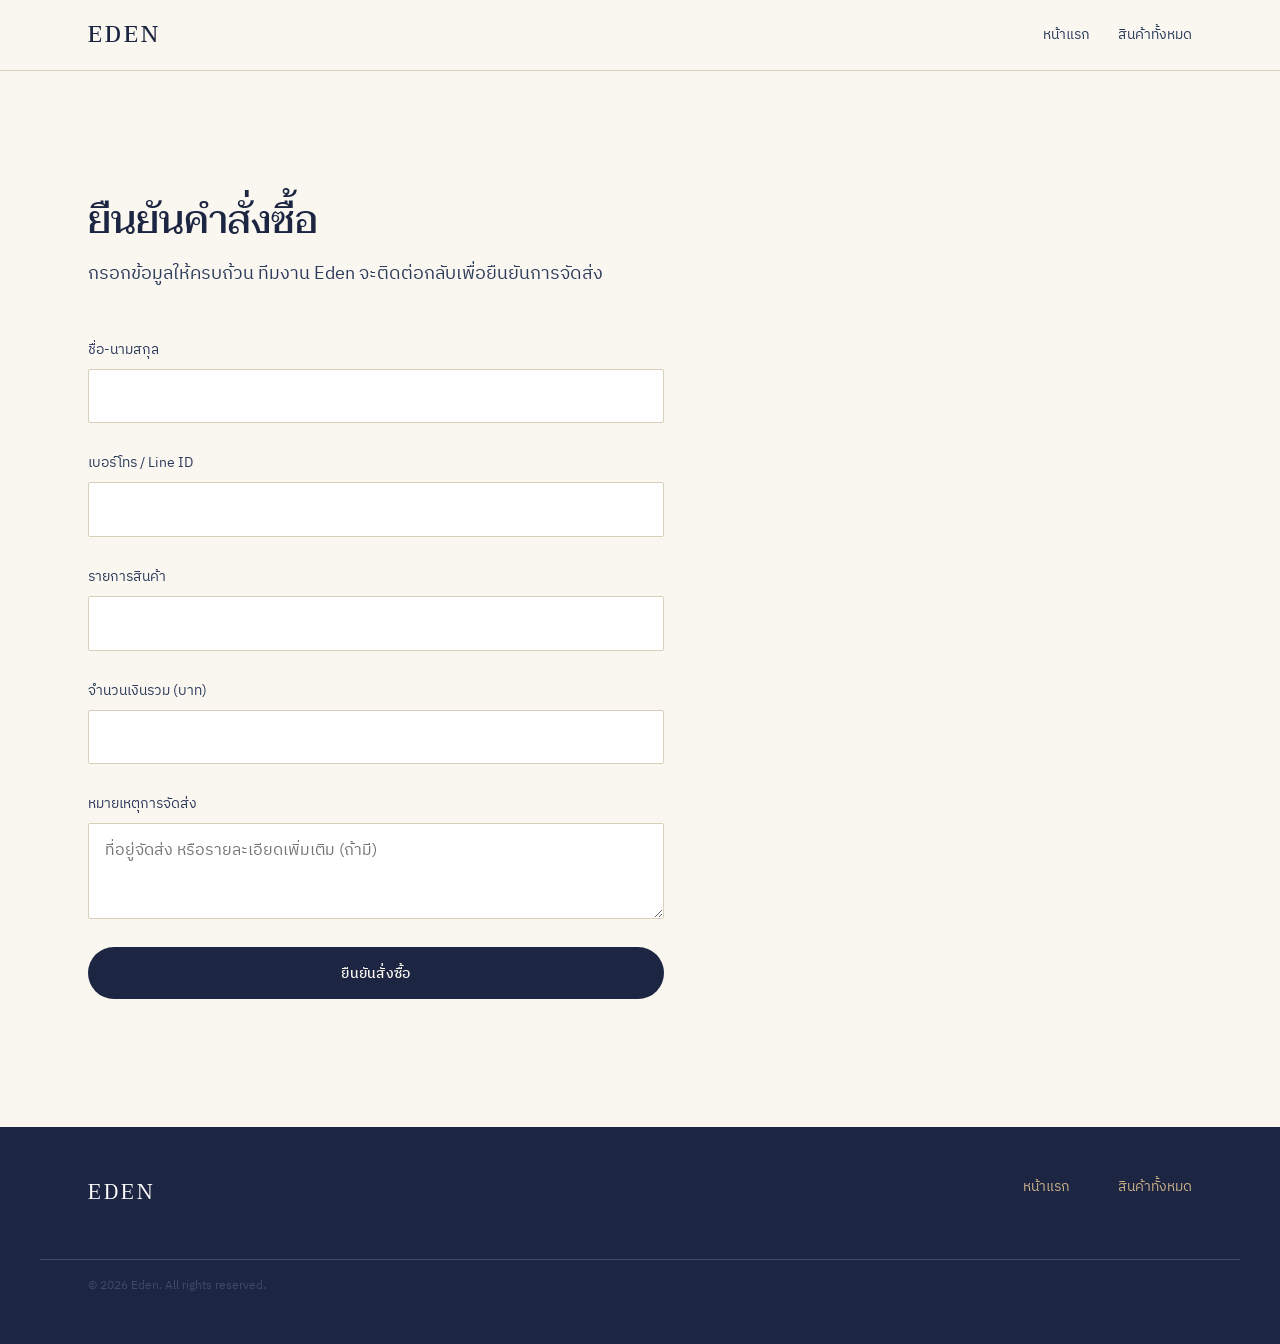
<file: order.html>
<!DOCTYPE html>
<html lang="th">
<head>
  <meta charset="UTF-8">
  <meta name="viewport" content="width=device-width, initial-scale=1.0">
  <title>ยืนยันคำสั่งซื้อ — Eden</title>
  <link rel="stylesheet" href="style.css">
</head>
<body>

  <header class="site-header">
    <div class="container nav">
      <a href="index.html" class="nav-logo">EDEN</a>
      <nav class="nav-links">
        <a href="index.html">หน้าแรก</a>
        <a href="product.html">สินค้าทั้งหมด</a>
      </nav>
    </div>
  </header>

  <section class="section">
    <div class="container">
      <div class="section-head">
        <h2>ยืนยันคำสั่งซื้อ</h2>
        <p>กรอกข้อมูลให้ครบถ้วน ทีมงาน Eden จะติดต่อกลับเพื่อยืนยันการจัดส่ง</p>
      </div>

      <form id="order-form" class="form-grid">
        <div class="form-field">
          <label for="customerName">ชื่อ-นามสกุล</label>
          <input type="text" id="customerName" name="customerName" required>
        </div>

        <div class="form-field">
          <label for="contact">เบอร์โทร / Line ID</label>
          <input type="text" id="contact" name="contact" required>
        </div>

        <div class="form-field">
          <label for="items">รายการสินค้า</label>
          <input type="text" id="items" name="items" required>
        </div>

        <div class="form-field">
          <label for="total">จำนวนเงินรวม (บาท)</label>
          <input type="text" id="total" name="total" required>
        </div>

        <div class="form-field">
          <label for="note">หมายเหตุการจัดส่ง</label>
          <textarea id="note" name="note" placeholder="ที่อยู่จัดส่ง หรือรายละเอียดเพิ่มเติม (ถ้ามี)"></textarea>
        </div>

        <button type="submit" class="btn btn-primary">ยืนยันสั่งซื้อ</button>
      </form>
    </div>
  </section>

  <footer class="site-footer">
    <div class="container footer-grid">
      <span class="footer-logo">EDEN</span>
      <ul class="footer-links">
        <li><a href="index.html">หน้าแรก</a></li>
        <li><a href="product.html">สินค้าทั้งหมด</a></li>
      </ul>
    </div>
    <div class="container footer-bottom">© 2026 Eden. All rights reserved.</div>
  </footer>

  <script src="script.js"></script>
</body>
</html>
</file>
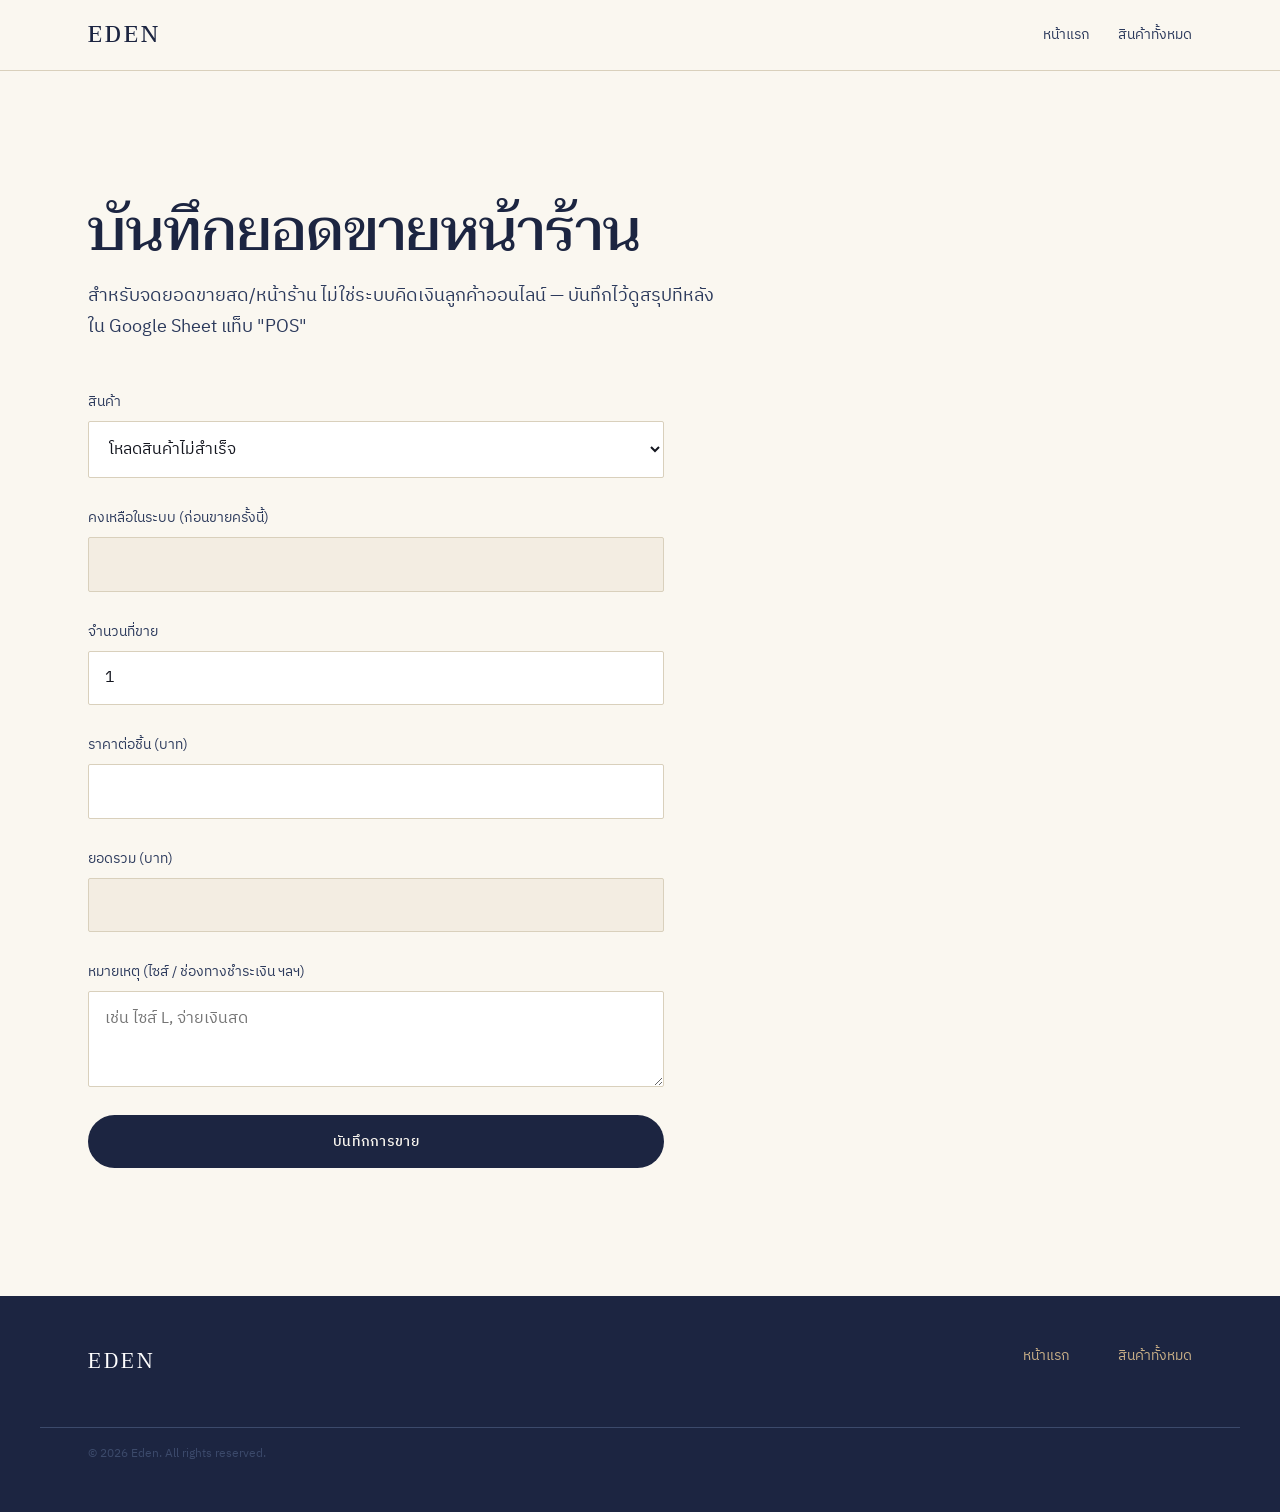
<file: pos.html>
<!DOCTYPE html>
<html lang="th">
<head>
  <meta charset="UTF-8">
  <meta name="viewport" content="width=device-width, initial-scale=1.0">
  <title>POS — บันทึกยอดขายหน้าร้าน — Eden</title>
  <link rel="stylesheet" href="style.css">
</head>
<body>

  <header class="site-header">
    <div class="container nav">
      <a href="index.html" class="nav-logo">EDEN</a>
      <nav class="nav-links">
        <a href="index.html">หน้าแรก</a>
        <a href="product.html">สินค้าทั้งหมด</a>
      </nav>
    </div>
  </header>

  <section class="section">
    <div class="container">
      <div class="section-head">
        <h1>บันทึกยอดขายหน้าร้าน</h1>
        <p>สำหรับจดยอดขายสด/หน้าร้าน ไม่ใช่ระบบคิดเงินลูกค้าออนไลน์ — บันทึกไว้ดูสรุปทีหลังใน Google Sheet แท็บ "POS"</p>
      </div>

      <form id="pos-form" class="form-grid">
        <div class="form-field">
          <label for="pos-product">สินค้า</label>
          <select id="pos-product" required>
            <option value="">— กำลังโหลดสินค้า —</option>
          </select>
        </div>

        <div class="form-field">
          <label for="pos-stock">คงเหลือในระบบ (ก่อนขายครั้งนี้)</label>
          <input type="text" id="pos-stock" readonly>
        </div>

        <div class="form-field">
          <label for="pos-qty">จำนวนที่ขาย</label>
          <input type="number" id="pos-qty" min="1" value="1" required>
        </div>

        <div class="form-field">
          <label for="pos-price">ราคาต่อชิ้น (บาท)</label>
          <input type="number" id="pos-price" min="0" step="1" required>
        </div>

        <div class="form-field">
          <label for="pos-total">ยอดรวม (บาท)</label>
          <input type="text" id="pos-total" readonly>
        </div>

        <div class="form-field">
          <label for="pos-note">หมายเหตุ (ไซส์ / ช่องทางชำระเงิน ฯลฯ)</label>
          <textarea id="pos-note" placeholder="เช่น ไซส์ L, จ่ายเงินสด"></textarea>
        </div>

        <button type="submit" class="btn btn-primary">บันทึกการขาย</button>
        <p id="pos-status" class="text-gold" style="display:none;"></p>
      </form>
    </div>
  </section>

  <footer class="site-footer">
    <div class="container footer-grid">
      <span class="footer-logo">EDEN</span>
      <ul class="footer-links">
        <li><a href="index.html">หน้าแรก</a></li>
        <li><a href="product.html">สินค้าทั้งหมด</a></li>
      </ul>
    </div>
    <div class="container footer-bottom">© 2026 Eden. All rights reserved.</div>
  </footer>

  <script src="script.js"></script>
</body>
</html>
</file>
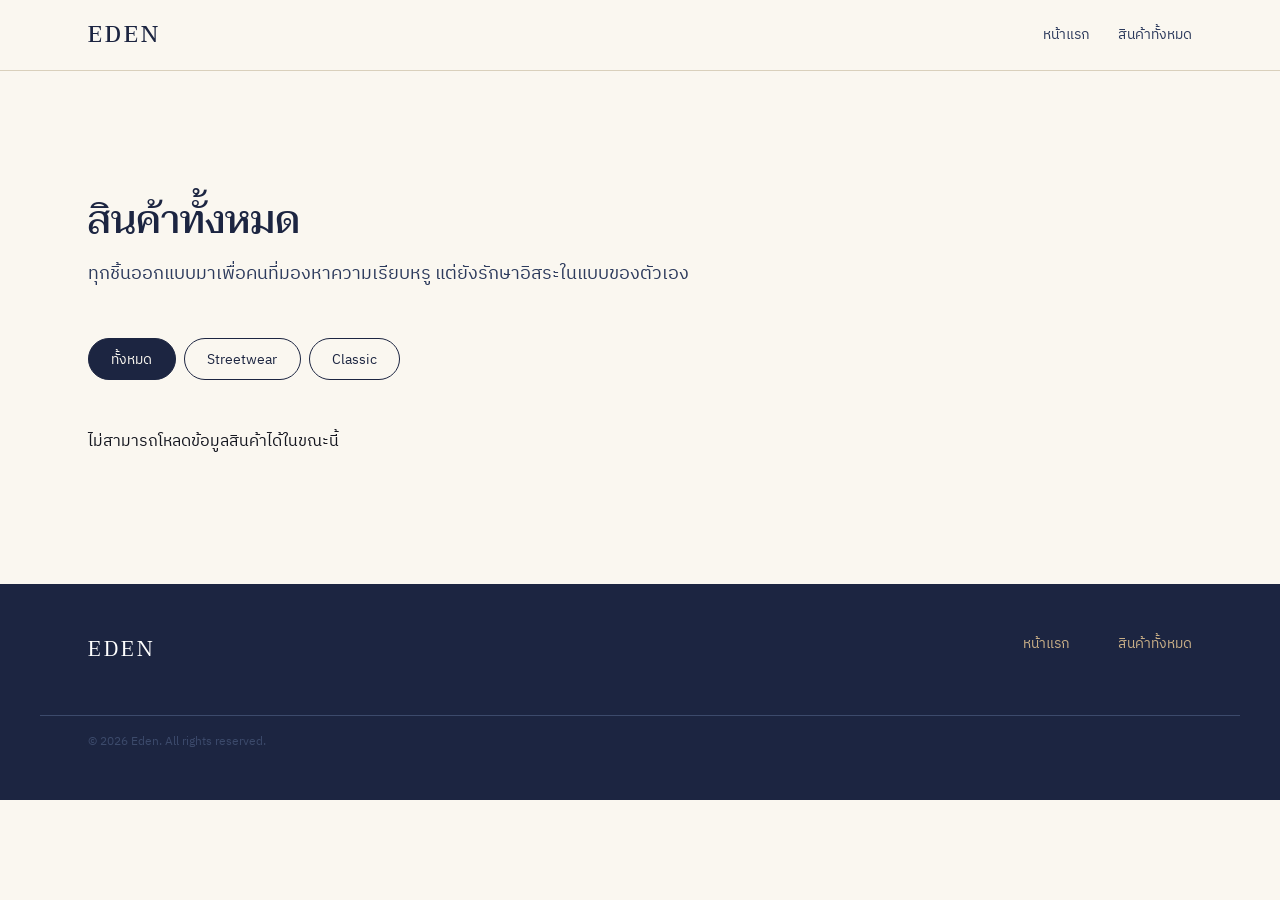
<file: product.html>
<!DOCTYPE html>
<html lang="th">
<head>
  <meta charset="UTF-8">
  <meta name="viewport" content="width=device-width, initial-scale=1.0">
  <title>สินค้าทั้งหมด — Eden</title>
  <link rel="stylesheet" href="style.css">
</head>
<body>

  <header class="site-header">
    <div class="container nav">
      <a href="index.html" class="nav-logo">EDEN</a>
      <nav class="nav-links">
        <a href="index.html">หน้าแรก</a>
        <a href="product.html">สินค้าทั้งหมด</a>
      </nav>
    </div>
  </header>

  <section class="section">
    <div class="container">
      <div class="section-head">
        <h2>สินค้าทั้งหมด</h2>
        <p>ทุกชิ้นออกแบบมาเพื่อคนที่มองหาความเรียบหรู แต่ยังรักษาอิสระในแบบของตัวเอง</p>
      </div>

      <!-- script.js จะ render ปุ่มกรองและสินค้าลงในสองส่วนนี้ทั้งหมด -->
      <div id="filter-bar" class="filter-bar"></div>
      <div id="product-list" class="grid grid--products"></div>
    </div>
  </section>

  <footer class="site-footer">
    <div class="container footer-grid">
      <span class="footer-logo">EDEN</span>
      <ul class="footer-links">
        <li><a href="index.html">หน้าแรก</a></li>
        <li><a href="product.html">สินค้าทั้งหมด</a></li>
      </ul>
    </div>
    <div class="container footer-bottom">© 2026 Eden. All rights reserved.</div>
  </footer>

  <script src="script.js"></script>
</body>
</html>
</file>
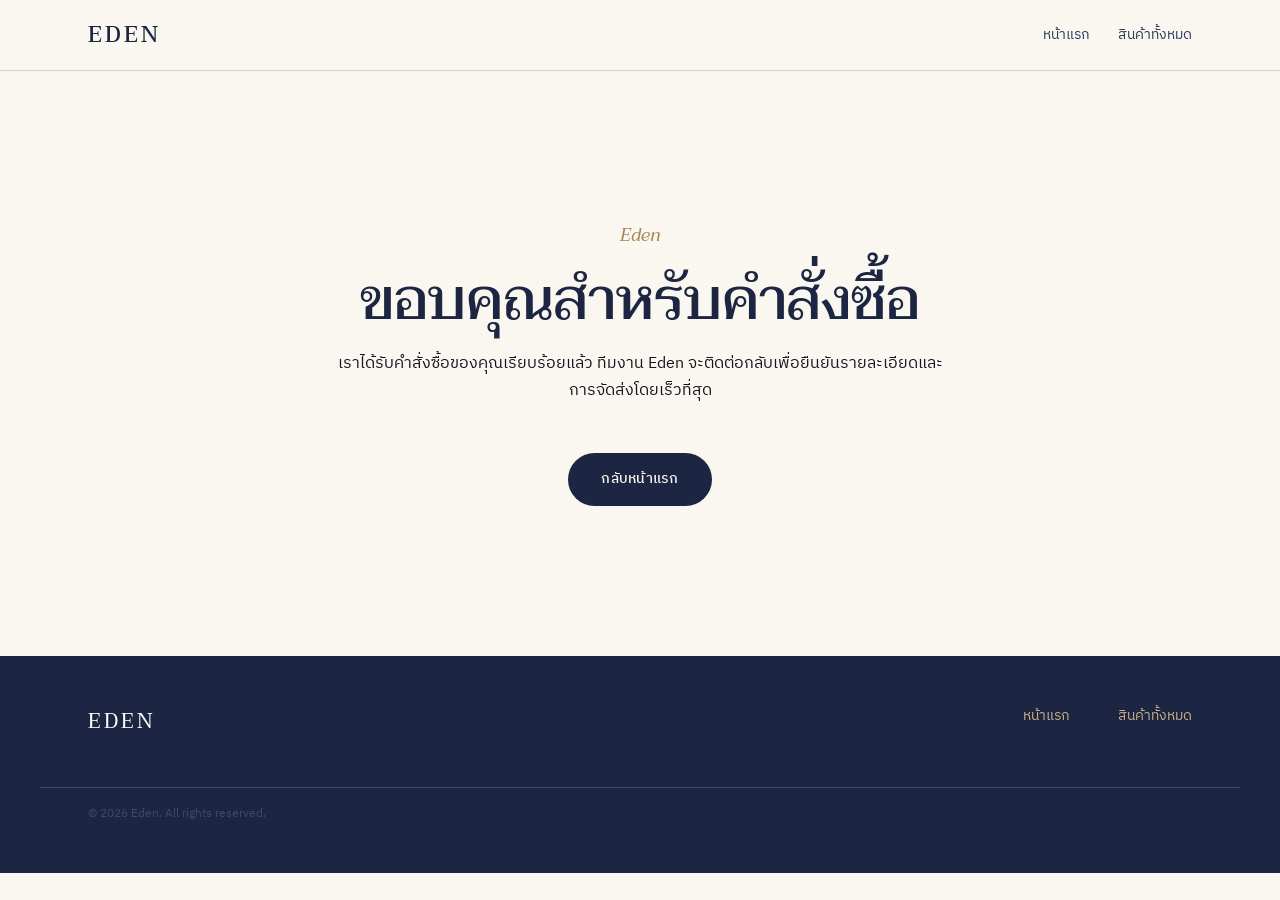
<file: thankyou.html>
<!DOCTYPE html>
<html lang="th">
<head>
  <meta charset="UTF-8">
  <meta name="viewport" content="width=device-width, initial-scale=1.0">
  <title>ขอบคุณสำหรับคำสั่งซื้อ — Eden</title>
  <link rel="stylesheet" href="style.css">
</head>
<body>

  <header class="site-header">
    <div class="container nav">
      <a href="index.html" class="nav-logo">EDEN</a>
      <nav class="nav-links">
        <a href="index.html">หน้าแรก</a>
        <a href="product.html">สินค้าทั้งหมด</a>
      </nav>
    </div>
  </header>

  <section class="section text-center" style="min-height: 65vh; display: flex; align-items: center;">
    <div class="container">
      <span class="hero-eyebrow">Eden</span>
      <h1>ขอบคุณสำหรับคำสั่งซื้อ</h1>
      <p class="mx-auto" style="margin-top: var(--space-sm);">
        เราได้รับคำสั่งซื้อของคุณเรียบร้อยแล้ว ทีมงาน Eden จะติดต่อกลับเพื่อยืนยันรายละเอียดและการจัดส่งโดยเร็วที่สุด
      </p>
      <div style="margin-top: var(--space-lg);">
        <a href="index.html" class="btn btn-primary">กลับหน้าแรก</a>
      </div>
    </div>
  </section>

  <footer class="site-footer">
    <div class="container footer-grid">
      <span class="footer-logo">EDEN</span>
      <ul class="footer-links">
        <li><a href="index.html">หน้าแรก</a></li>
        <li><a href="product.html">สินค้าทั้งหมด</a></li>
      </ul>
    </div>
    <div class="container footer-bottom">© 2026 Eden. All rights reserved.</div>
  </footer>

  <script src="script.js"></script>
</body>
</html>
</file>
<file: style.css>
/* ==========================================================================
   EDEN — Global Stylesheet
   Old Money elegance x Streetwear freedom.
   Motif: ดอกไม้ & ผีเสื้อ (floral & butterfly line-work)
   ========================================================================== */

@import url('https://fonts.googleapis.com/css2?family=Taviraj:ital,wght@0,300;0,400;0,500;0,600;1,400&family=IBM+Plex+Sans+Thai:wght@300;400;500;600&display=swap');

/* --------------------------------------------------------------------------
   1. DESIGN TOKENS
   -------------------------------------------------------------------------- */
:root {
  /* Colors */
  --color-navy: #1C2541;
  --color-navy-deep: #12182C;
  --color-navy-soft: #2C3A5C;
  --color-cream: #F3EDE2;
  --color-cream-soft: #FAF7F0;
  --color-white: #FFFFFF;
  --color-ink: #14161F;
  --color-gold: #A78355;
  --color-gold-soft: #C9AF87;
  --color-line: #D9D0BC;
  --color-line-dark: #3C4A6B;

  /* Typography */
  --font-display: 'Taviraj', 'Cormorant Garamond', serif;
  --font-body: 'IBM Plex Sans Thai', 'IBM Plex Sans', -apple-system, sans-serif;

  --fs-h1: clamp(2.5rem, 4.5vw, 4rem);
  --fs-h2: clamp(1.85rem, 3vw, 2.6rem);
  --fs-h3: clamp(1.25rem, 2vw, 1.5rem);
  --fs-body-lg: 1.125rem;
  --fs-body: 1rem;
  --fs-small: 0.875rem;
  --fs-tiny: 0.75rem;

  --lh-display: 1.15;
  --lh-body: 1.7;

  /* Spacing scale */
  --space-xs: 0.5rem;
  --space-sm: 1rem;
  --space-md: 1.75rem;
  --space-lg: 3rem;
  --space-xl: 5rem;
  --space-2xl: 8rem;

  /* Layout */
  --container-max: 1200px;
  --container-pad: clamp(1.25rem, 4vw, 3rem);
  --radius-sharp: 2px;
  --radius-pill: 999px;

  /* Motion */
  --ease: cubic-bezier(0.22, 1, 0.36, 1);
  --dur: 0.35s;
}

/* --------------------------------------------------------------------------
   2. RESET & BASE
   -------------------------------------------------------------------------- */
*,
*::before,
*::after {
  box-sizing: border-box;
}

html {
  scroll-behavior: smooth;
}

@media (prefers-reduced-motion: reduce) {
  html {
    scroll-behavior: auto;
  }
  *,
  *::before,
  *::after {
    animation-duration: 0.01ms !important;
    animation-iteration-count: 1 !important;
    transition-duration: 0.01ms !important;
  }
}

body {
  margin: 0;
  background: var(--color-cream-soft);
  color: var(--color-ink);
  font-family: var(--font-body);
  font-size: var(--fs-body);
  line-height: var(--lh-body);
  font-weight: 400;
  -webkit-font-smoothing: antialiased;
}

img {
  max-width: 100%;
  display: block;
}

a {
  color: inherit;
  text-decoration: none;
}

ul {
  list-style: none;
  margin: 0;
  padding: 0;
}

h1, h2, h3, h4 {
  font-family: var(--font-display);
  line-height: var(--lh-display);
  font-weight: 500;
  margin: 0;
  color: var(--color-navy);
}

h1 { font-size: var(--fs-h1); }
h2 { font-size: var(--fs-h2); }
h3 { font-size: var(--fs-h3); }

p {
  margin: 0;
  max-width: 62ch;
}

button {
  font-family: inherit;
  cursor: pointer;
}

:focus-visible {
  outline: 2px solid var(--color-gold);
  outline-offset: 3px;
}

/* --------------------------------------------------------------------------
   3. LAYOUT PRIMITIVES
   -------------------------------------------------------------------------- */
.container {
  max-width: var(--container-max);
  margin-inline: auto;
  padding-inline: var(--container-pad);
}

.section {
  padding-block: var(--space-2xl);
}

.section--tight {
  padding-block: var(--space-xl);
}

.section-head {
  margin-bottom: var(--space-lg);
  max-width: 40rem;
}

.section-head p {
  margin-top: var(--space-sm);
  color: var(--color-navy-soft);
  font-size: var(--fs-body-lg);
}

.section--dark {
  background: var(--color-navy);
  color: var(--color-cream);
}

.section--dark h1,
.section--dark h2,
.section--dark h3 {
  color: var(--color-white);
}

.section--dark p {
  color: var(--color-gold-soft);
}

.grid {
  display: grid;
  gap: var(--space-lg);
}

.grid--products {
  grid-template-columns: repeat(3, 1fr);
}

@media (max-width: 900px) {
  .grid--products {
    grid-template-columns: repeat(2, 1fr);
    gap: var(--space-md);
  }
}

@media (max-width: 600px) {
  .grid--products {
    grid-template-columns: 1fr;
  }
}

.hr {
  border: none;
  border-top: 1px solid var(--color-line);
  margin: 0;
}

.section--dark .hr {
  border-top-color: var(--color-line-dark);
}

/* --------------------------------------------------------------------------
   4. HEADER / NAV
   -------------------------------------------------------------------------- */
.site-header {
  position: sticky;
  top: 0;
  z-index: 50;
  background: rgba(250, 247, 240, 0.92);
  backdrop-filter: blur(8px);
  border-bottom: 1px solid var(--color-line);
}

.nav {
  display: flex;
  align-items: center;
  justify-content: space-between;
  padding-block: var(--space-sm);
}

.nav-logo {
  font-family: var(--font-display);
  font-size: 1.4rem;
  letter-spacing: 0.14em;
  color: var(--color-navy);
  font-weight: 500;
}

.nav-links {
  display: flex;
  gap: var(--space-md);
  font-size: var(--fs-small);
  color: var(--color-navy-soft);
}

.nav-links a {
  position: relative;
  transition: color var(--dur) var(--ease);
}

.nav-links a:hover {
  color: var(--color-navy);
}

.nav-links a::after {
  content: '';
  position: absolute;
  left: 0;
  bottom: -4px;
  width: 0;
  height: 1px;
  background: var(--color-gold);
  transition: width var(--dur) var(--ease);
}

.nav-links a:hover::after {
  width: 100%;
}

/* --------------------------------------------------------------------------
   5. BUTTONS — the one bold, rounded element on the page
   -------------------------------------------------------------------------- */
.btn {
  display: inline-flex;
  align-items: center;
  justify-content: center;
  gap: 0.5rem;
  padding: 0.85rem 2rem;
  border-radius: var(--radius-pill);
  font-family: var(--font-body);
  font-size: var(--fs-small);
  font-weight: 500;
  letter-spacing: 0.02em;
  border: 1px solid transparent;
  transition: background var(--dur) var(--ease), color var(--dur) var(--ease),
    border-color var(--dur) var(--ease), transform var(--dur) var(--ease);
}

.btn:active {
  transform: scale(0.97);
}

.btn-primary {
  background: var(--color-navy);
  color: var(--color-cream-soft);
}

.btn-primary:hover {
  background: var(--color-navy-deep);
}

.btn-outline {
  background: transparent;
  border-color: var(--color-navy);
  color: var(--color-navy);
}

.btn-outline:hover {
  background: var(--color-navy);
  color: var(--color-cream-soft);
}

.section--dark .btn-outline {
  border-color: var(--color-cream);
  color: var(--color-cream);
}

.section--dark .btn-outline:hover {
  background: var(--color-cream);
  color: var(--color-navy);
}

/* --------------------------------------------------------------------------
   6. HERO
   -------------------------------------------------------------------------- */
.hero {
  position: relative;
  min-height: 100vh;
  display: flex;
  align-items: center;
  padding-block: var(--space-2xl);
  overflow: hidden;
  background-image: url("data:image/svg+xml,%3Csvg xmlns='http://www.w3.org/2000/svg' width='240' height='240' viewBox='0 0 240 240'%3E%3Cg fill='none' stroke='%231C2541' stroke-opacity='0.05' stroke-width='1.2'%3E%3Cpath d='M120 60c-14-20-42-20-48 2-4 16 10 28 48 46 38-18 52-30 48-46-6-22-34-22-48-2z'/%3E%3Cline x1='120' y1='60' x2='120' y2='140'/%3E%3Ccircle cx='120' cy='150' r='4'/%3E%3Cpath d='M40 200c8-10 24-10 28 2s-10 16-28 10c-2-6-2-10 0-12z'/%3E%3Cpath d='M190 40c8-10 24-10 28 2s-10 16-28 10c-2-6-2-10 0-12z'/%3E%3C/g%3E%3C/svg%3E");
  background-repeat: repeat;
}

.hero-grid {
  display: grid;
  grid-template-columns: 1.1fr 0.9fr;
  gap: var(--space-lg);
  align-items: center;
}

@media (max-width: 900px) {
  .hero-grid {
    grid-template-columns: 1fr;
  }
}

.hero-eyebrow {
  display: inline-block;
  font-family: var(--font-display);
  font-style: italic;
  font-size: var(--fs-body-lg);
  color: var(--color-gold);
  margin-bottom: var(--space-sm);
}

.hero h1 {
  margin-bottom: var(--space-md);
}

.hero-actions {
  display: flex;
  gap: var(--space-sm);
  margin-top: var(--space-lg);
  flex-wrap: wrap;
}

.hero-visual {
  aspect-ratio: 4 / 5;
  background: var(--color-navy);
  border-radius: var(--radius-sharp);
  overflow: hidden;
}

.hero-visual img {
  width: 100%;
  height: 100%;
  object-fit: cover;
}

/* --------------------------------------------------------------------------
   7. PRODUCT CARD
   -------------------------------------------------------------------------- */
.product-card {
  display: flex;
  flex-direction: column;
}

.product-media {
  aspect-ratio: 3 / 4;
  background: var(--color-navy);
  border-radius: var(--radius-sharp);
  overflow: hidden;
  margin-bottom: var(--space-sm);
  position: relative;
}

.product-media img {
  width: 100%;
  height: 100%;
  object-fit: cover;
  transition: transform 0.6s var(--ease);
}

.product-card:hover .product-media img {
  transform: scale(1.04);
}

.product-tag {
  position: absolute;
  top: var(--space-xs);
  left: var(--space-xs);
  font-size: var(--fs-tiny);
  font-family: var(--font-body);
  letter-spacing: 0.04em;
  color: var(--color-navy);
  background: var(--color-cream-soft);
  padding: 0.25rem 0.65rem;
  border-radius: var(--radius-pill);
}

.product-info {
  display: flex;
  justify-content: space-between;
  align-items: baseline;
  gap: var(--space-sm);
  padding-top: var(--space-xs);
  border-top: 1px solid var(--color-line);
}

.product-name {
  font-family: var(--font-display);
  font-size: 1.05rem;
  color: var(--color-navy);
}

.product-type {
  display: block;
  font-size: var(--fs-tiny);
  color: var(--color-navy-soft);
  margin-top: 0.2rem;
}

.product-price {
  font-family: var(--font-body);
  font-size: var(--fs-small);
  color: var(--color-gold);
  white-space: nowrap;
}

.product-sizes {
  display: flex;
  gap: 0.4rem;
  margin-top: var(--space-xs);
}

.product-sizes span {
  font-size: var(--fs-tiny);
  color: var(--color-navy-soft);
  border: 1px solid var(--color-line);
  border-radius: var(--radius-sharp);
  padding: 0.15rem 0.5rem;
}

/* --------------------------------------------------------------------------
   8. FOOTER
   -------------------------------------------------------------------------- */
.site-footer {
  background: var(--color-navy);
  color: var(--color-cream-soft);
  padding-block: var(--space-lg);
}

.footer-grid {
  display: flex;
  justify-content: space-between;
  align-items: flex-start;
  gap: var(--space-lg);
  flex-wrap: wrap;
}

.footer-logo {
  font-family: var(--font-display);
  font-size: 1.3rem;
  letter-spacing: 0.14em;
  color: var(--color-white);
}

.footer-links {
  display: flex;
  gap: var(--space-lg);
  font-size: var(--fs-small);
  color: var(--color-gold-soft);
}

.footer-links a:hover {
  color: var(--color-white);
}

.footer-bottom {
  margin-top: var(--space-lg);
  padding-top: var(--space-sm);
  border-top: 1px solid var(--color-line-dark);
  font-size: var(--fs-tiny);
  color: var(--color-line-dark);
}

/* --------------------------------------------------------------------------
   9. FILTER BAR (product.html — rendered by script.js)
   -------------------------------------------------------------------------- */
.filter-bar {
  display: flex;
  flex-wrap: wrap;
  gap: var(--space-xs);
  margin-bottom: var(--space-lg);
}

.filter-btn {
  padding: 0.55rem 1.4rem;
  border-radius: var(--radius-pill);
  border: 1px solid var(--color-navy);
  background: transparent;
  color: var(--color-navy);
  font-family: var(--font-body);
  font-size: var(--fs-small);
  transition: background var(--dur) var(--ease), color var(--dur) var(--ease);
}

.filter-btn:hover {
  background: var(--color-cream);
}

.filter-btn.is-active {
  background: var(--color-navy);
  color: var(--color-cream-soft);
}

/* --------------------------------------------------------------------------
   10. CATEGORY CARDS (index.html)
   -------------------------------------------------------------------------- */
.category-grid {
  display: grid;
  grid-template-columns: 1fr 1fr;
  gap: var(--space-md);
}

@media (max-width: 700px) {
  .category-grid {
    grid-template-columns: 1fr;
  }
}

.category-card {
  position: relative;
  display: flex;
  align-items: flex-end;
  aspect-ratio: 4 / 3;
  overflow: hidden;
  border-radius: var(--radius-sharp);
  background: var(--color-navy);
}

.category-card img {
  position: absolute;
  inset: 0;
  width: 100%;
  height: 100%;
  object-fit: cover;
  transition: transform 0.6s var(--ease);
}

.category-card:hover img {
  transform: scale(1.05);
}

.category-card::after {
  content: '';
  position: absolute;
  inset: 0;
  background: linear-gradient(to top, rgba(18, 24, 44, 0.78), transparent 60%);
}

.category-label {
  position: relative;
  z-index: 1;
  padding: var(--space-md);
  color: var(--color-white);
}

.category-label span {
  display: block;
  font-family: var(--font-display);
  font-size: var(--fs-h3);
}

.category-label small {
  color: var(--color-gold-soft);
  font-size: var(--fs-small);
}

/* --------------------------------------------------------------------------
   11. FORMS (order.html)
   -------------------------------------------------------------------------- */
.form-grid {
  display: grid;
  gap: var(--space-md);
  max-width: 36rem;
}

.form-field {
  display: flex;
  flex-direction: column;
  gap: 0.45rem;
}

.form-field label {
  font-size: var(--fs-small);
  color: var(--color-navy-soft);
}

.form-field input,
.form-field select,
.form-field textarea {
  font-family: var(--font-body);
  font-size: var(--fs-body);
  padding: 0.8rem 1rem;
  border: 1px solid var(--color-line);
  border-radius: var(--radius-sharp);
  background: var(--color-white);
  color: var(--color-ink);
}

.form-field textarea {
  resize: vertical;
  min-height: 6rem;
}

.form-field input:focus,
.form-field select:focus,
.form-field textarea:focus {
  border-color: var(--color-gold);
  outline: none;
}

.form-field input[readonly] {
  background: var(--color-cream);
  color: var(--color-navy-soft);
}

/* --------------------------------------------------------------------------
   12. DATA TABLE (admin.html)
   -------------------------------------------------------------------------- */
.table-wrap {
  overflow-x: auto;
  border: 1px solid var(--color-line);
  border-radius: var(--radius-sharp);
}

.data-table {
  width: 100%;
  border-collapse: collapse;
  font-size: var(--fs-small);
  min-width: 720px;
}

.data-table thead {
  background: var(--color-navy);
  color: var(--color-cream-soft);
}

.data-table th,
.data-table td {
  padding: 0.85rem 1.1rem;
  text-align: left;
  border-bottom: 1px solid var(--color-line);
  white-space: nowrap;
}

.data-table tbody tr:hover {
  background: var(--color-cream);
}

.data-table tbody:empty::after {
  content: '';
}

/* --------------------------------------------------------------------------
   13. UTILITIES
   -------------------------------------------------------------------------- */
.text-center { text-align: center; }
.text-gold { color: var(--color-gold); }
.mx-auto { margin-inline: auto; }
.sr-only {
  position: absolute;
  width: 1px;
  height: 1px;
  overflow: hidden;
  clip: rect(0 0 0 0);
  white-space: nowrap;
}
</file>
